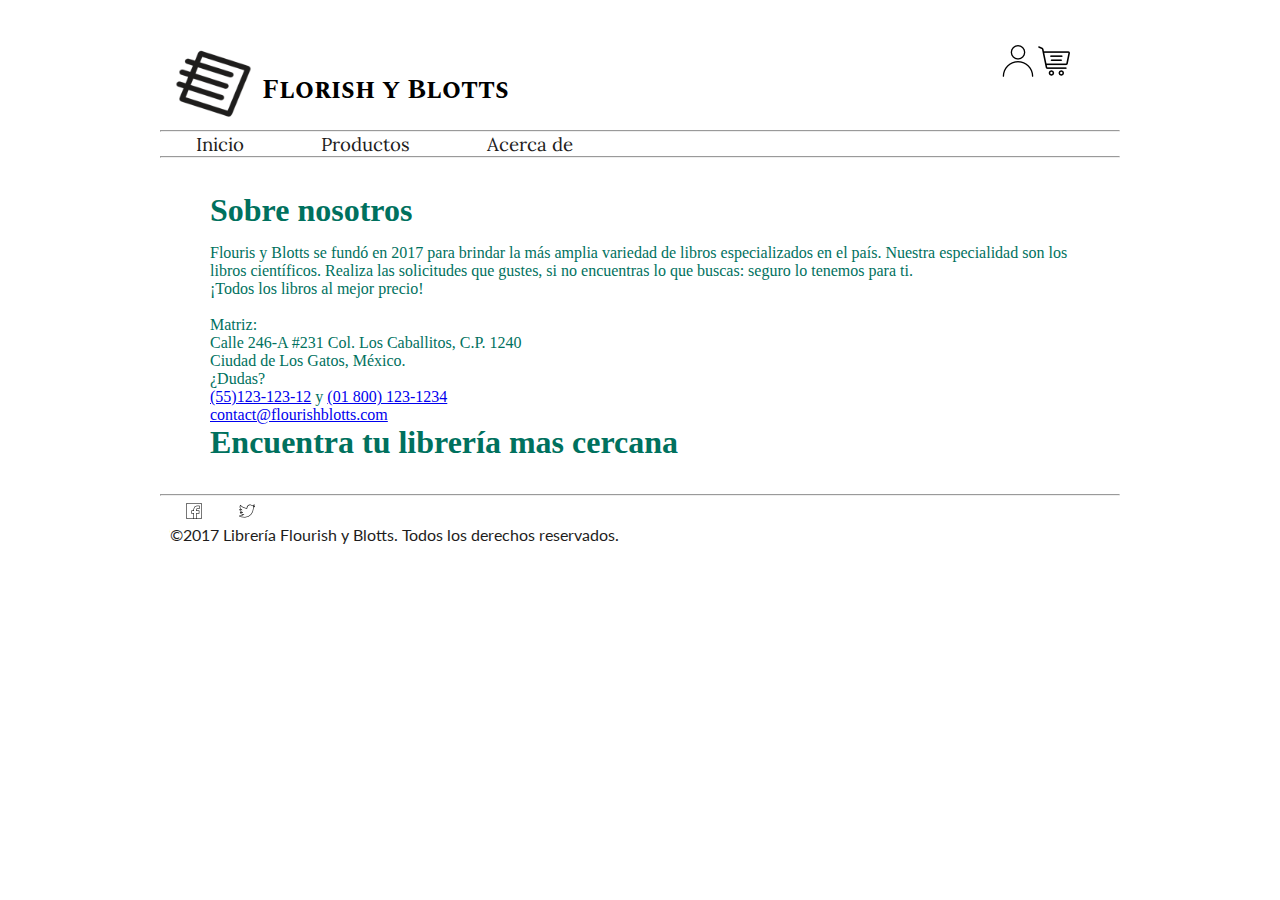
<file: about.html>
<!DOCTYPE html>
<html lang="en">
<head>
    <meta charset="UTF-8">
    <title>Acerca de Flourish y Blotts</title>
    <link rel="stylesheet" type="text/css" media="screen" href="css/about.css">
    <link href="https://fonts.googleapis.com/css?family=Lato|Lora|Spectral+SC:300" rel="stylesheet">
    <script type="application/javascript" src="js/jquery-3.2.1.min.js"></script>
    <script src="https://ajax.googleapis.com/ajax/libs/jquery/3.2.1/jquery.min.js"></script>
    <script type="application/javascript" src="js/eventos.js"></script>
    <meta name="viewport" content="width=device-width, initial-scale=1.0, user-scalable=no">
    <script src="http://maps.google.com/maps/api/js?key=AIzaSyB5puuExsQ2mls3EpNmkuHHJVOBQB59x1s"
            type="text/javascript"></script>
</head>
<body>
    <header>
        <div id="logotipo">
            <a href="index.html">
                <img src="images/logo.png">
            </a>
            <span>Florish y Blotts</span>
        </div>

        <div id="perfil">
            <div id="nombre_usuario"></div>
            <a href="login.html"><img id="usuario" src="images/user.png"></a>
            <a href="shopping_list.html"><img id="carrito" src="images/shopping-cart.png"></a>
        </div>
        <a id="menu_button"></a>
    </header>
    <hr>
    <nav>
        <ul>
            <li><a href="index.html">Inicio</a></li>
            <li><a href="producto.html">Productos</a></li>
            <li><a href="about.html">Acerca de</a></li>
        </ul>
    </nav>
    <hr>

    <!-- Fin de header -->

    <br>
    <section class="about">
        <h1>Sobre nosotros</h1>
        <article id="info">
            <p>Flouris y Blotts se fundó en 2017 para brindar la más amplia variedad
                de libros especializados en el país. Nuestra especialidad son los libros científicos. Realiza las
                solicitudes que gustes, si no encuentras lo que buscas: seguro lo tenemos para ti.<br>
                ¡Todos los libros al mejor precio! <br>
                <br>
                Matriz: <br>
                Calle 246-A #231 Col. Los Caballitos, C.P. 1240<br>
                Ciudad de Los Gatos, México. <br>

                ¿Dudas? <br>
                <a href="tel:+525512312312">(55)123-123-12</a> y <a href="tel:+52018001231234">(01 800) 123-1234</a><br>
                <a href="mailto:contact@flourishblotts.com">contact@flourishblotts.com</a>
                </p>
        </article>
        <article id="localization">
            <h1>Encuentra tu librería mas cercana</h1> <br>
            <div id="map"></div>
        </article>
    </section>

    <!-- Footer -->
    <hr>
    <footer>
        <div id="social">
            <ul id="red_social">
                <li><a href="#" title="facebook"><img src="images/facebook.png"></a></li>
                <li><a href="#" title="twitter"><img src="images/twitter.png"></a></li>
            </ul>
        </div>

        <div id="derechos">
            <small>&copy;2017 Librería Flourish y Blotts. Todos los derechos reservados.</small>
        </div>
    </footer >
</body>
</html>
</file>
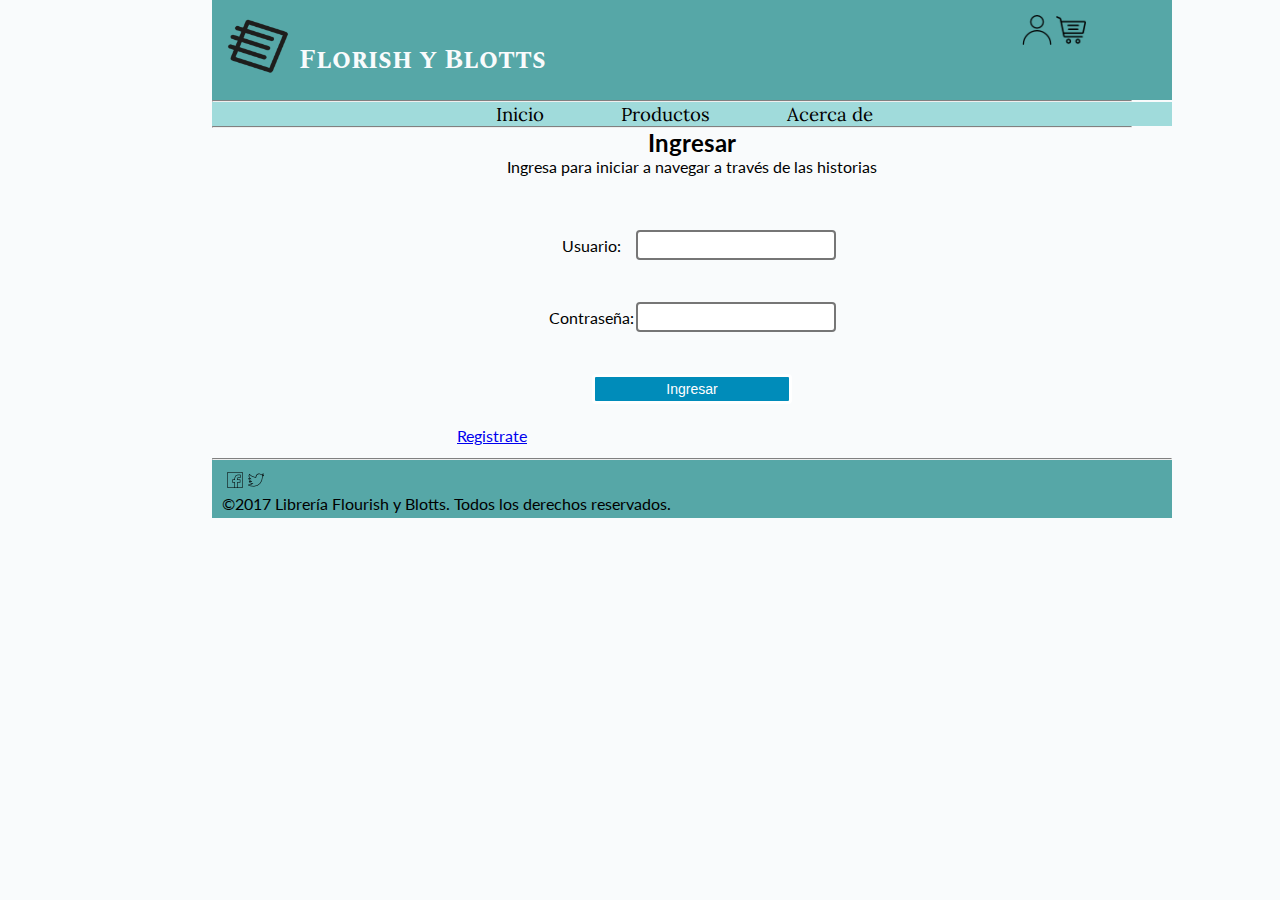
<file: login.html>
<!DOCTYPE html>
<html lang="en">
<head>
    <meta charset="UTF-8">
    <title>Ingresar</title>
    <link rel="stylesheet" href="css/estilos.css" type="text/css" media="screen">
    <link href="https://fonts.googleapis.com/css?family=Lato|Lora|Spectral+SC:300" rel="stylesheet">
    <script type="application/javascript" src="js/jquery-3.2.1.min.js"></script>
    <script type="application/javascript" src="js/eventos.js"></script>
</head>
<body>
<div id="contenedor" class="defaultbody">
    <header>
        <div id="logotipo">
            <a href="index.html">
                <img src="images/logo.png">
            </a>
            <span>Florish y Blotts</span>
        </div>

        <div id="perfil">
            <a><img id="usuario" src="images/user.png"></a>
            <a href="shopping_list.html"><img id="carrito" src="images/shopping-cart.png"></a>
            <div id="nombre_usuario"></div>
        </div>
    </header>

    <hr>
    <nav>
        <ul>
            <li><a href="index.html">Inicio</a></li>
            <li><a href="producto.html">Productos</a></li>
            <li><a href="about.html">Acerca de</a></li>
        </ul>
    </nav>
    <hr>

    <!-- Fin de header -->

    <section id="content_login">
        <div id="login">
            <h2>Ingresar</h2>
            <p>Ingresa para iniciar a navegar a través de las historias</p>
            <form id="form_login" method="post" action="index.html" onsubmit="return login(this);">
                <table>
                    <tr>
                        <td colspan="2" id="validacion_login"></td>
                    </tr>
                    <tr>
                        <td>
                            Usuario:
                        </td>
                        <td><input name="usuario_input" id="usuario_input" type="text" required="required"></td>
                    </tr>
                    <tr>
                        <td>Contraseña:</td>
                        <td><input name="contrasena" id="contrasena" type="password" required="required"></td>
                    </tr>

                    <tr>
                        <td colspan="2">
                            <input id="button_login" type="submit" value="Ingresar">
                        </td>
                    </tr>

                </table>

            </form>
            <div id="login_registrarse">
                <a href="signup.html">Registrate</a>

            </div>
        </div>

    </section>

    <!-- Footer -->

    <footer>
        <hr>
        <div id="social">
            <ul id="red_social">
                <li><a href="#" title="facebook"><img src="images/facebook.png"></a></li>
                <li><a href="#" title="twitter"><img src="images/twitter.png"></a></li>
            </ul>
        </div>

        <div id="derechos">
            <small>&copy;2017 Librería Flourish y Blotts. Todos los derechos reservados.</small>
        </div>

    </footer >
</div>
</body>
</html>
</file>
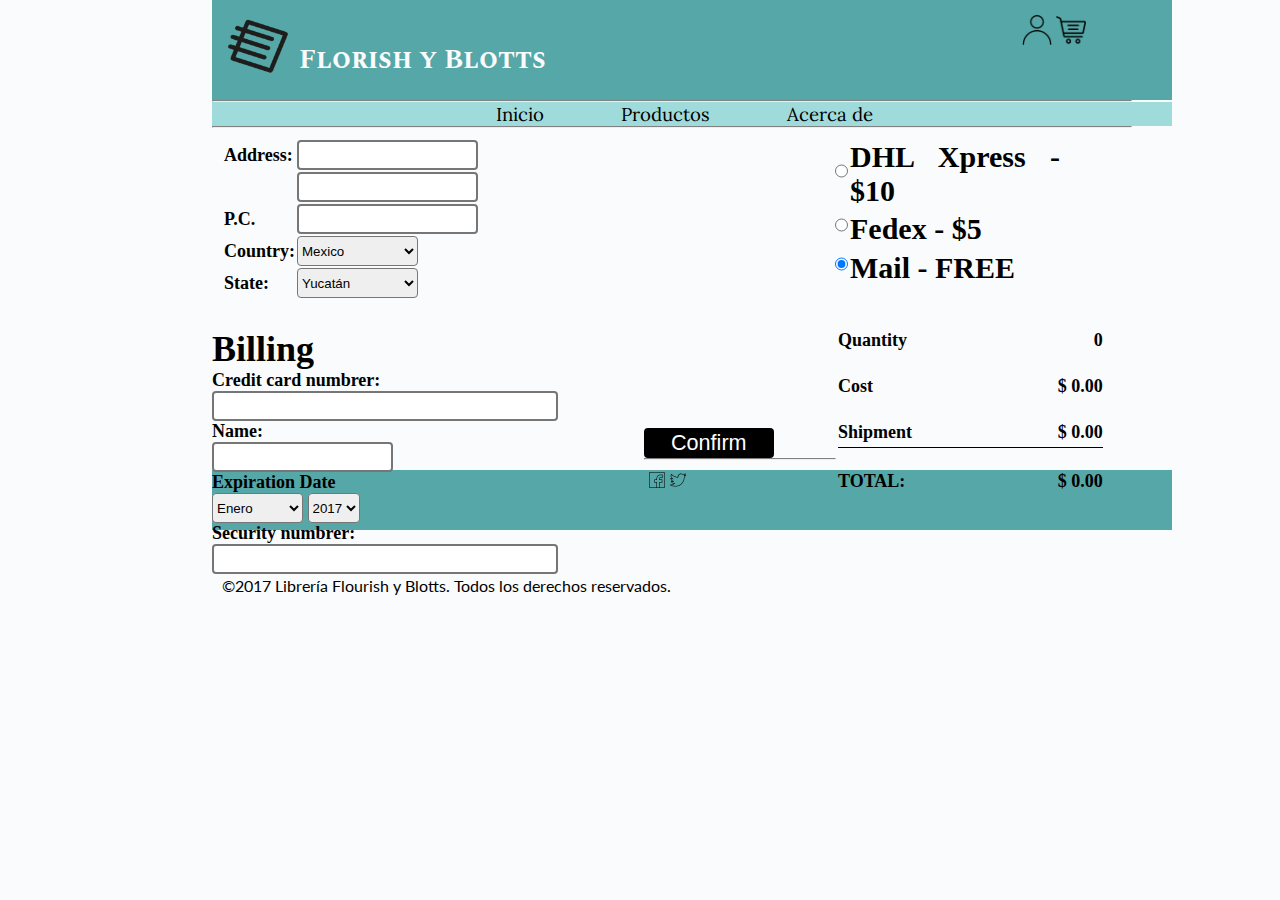
<file: pago.html>
<!DOCTYPE html>
<html lang="en">
<head>
    <meta charset="UTF-8">
    <title>Pago</title>
    <link rel="stylesheet" type="text/css" href="css/estilos.css" title="style" />
    <script src="https://ajax.googleapis.com/ajax/libs/jquery/2.1.1/jquery.min.js"></script>
    <link rel="stylesheet" type="text/css" href="css/estilos.css" title="style"/>
    <link href="https://fonts.googleapis.com/css?family=Lato|Lora|Spectral+SC:300" rel="stylesheet">
    <script type="application/javascript" src="js/eventos.js"></script>

</head>
<body>

<div id="contenedor">
    <header>
        <div id="logotipo">
            <a href="index.html">
                <img src="images/logo.png">
            </a>
            <span>Florish y Blotts</span>
        </div>

        <div id="perfil">
            <div id="nombre_usuario"></div>
            <a href="login.html"><img id="usuario" src="images/user.png"></a>
            <a href="shopping_list.html"><img id="carrito" src="images/shopping-cart.png"></a>
        </div>
    </header>

    <hr>
    <nav>
        <ul>
            <li><a href="index.html">Inicio</a></li>
            <li><a href="producto.html">Productos</a></li>
            <li><a href="about.html">Acerca de</a></li>
        </ul>
    </nav>
    <hr>

    <!-- Fin de header -->

    <section id="content_pago">
        <form id="form-pago">
        <div id="pago-contenido">
            <div id="direccion-envio" align="left">

                    <table id="info-envio">
                        <tr><td>Address:</td><td><input type="text" id="addr-pago-ln1" class="addr-pago"></td></tr>
                        <tr><td></td><td><input type="text" id="addr-pago-ln2" class="addr-pago"></td></tr>
                        <tr><td>P.C.</td><td><input type="text" id="postc-pago"></td></tr>
                        <tr><td>Country: </td><td><select name="country" value="MEX" id="pais-pago" form="form-pago">
                            <option value="AFG">Afghanistan</option>
                            <option value="ALA">Åland Islands</option>
                            <option value="ALB">Albania</option>
                            <option value="DZA">Algeria</option>
                            <option value="ASM">American Samoa</option>
                            <option value="AND">Andorra</option>
                            <option value="AGO">Angola</option>
                            <option value="AIA">Anguilla</option>
                            <option value="ATA">Antarctica</option>
                            <option value="ATG">Antigua and Barbuda</option>
                            <option value="ARG">Argentina</option>
                            <option value="ARM">Armenia</option>
                            <option value="ABW">Aruba</option>
                            <option value="AUS">Australia</option>
                            <option value="AUT">Austria</option>
                            <option value="AZE">Azerbaijan</option>
                            <option value="BHS">Bahamas</option>
                            <option value="BHR">Bahrain</option>
                            <option value="BGD">Bangladesh</option>
                            <option value="BRB">Barbados</option>
                            <option value="BLR">Belarus</option>
                            <option value="BEL">Belgium</option>
                            <option value="BLZ">Belize</option>
                            <option value="BEN">Benin</option>
                            <option value="BMU">Bermuda</option>
                            <option value="BTN">Bhutan</option>
                            <option value="BOL">Bolivia, Plurinational State of</option>
                            <option value="BES">Bonaire, Sint Eustatius and Saba</option>
                            <option value="BIH">Bosnia and Herzegovina</option>
                            <option value="BWA">Botswana</option>
                            <option value="BVT">Bouvet Island</option>
                            <option value="BRA">Brazil</option>
                            <option value="IOT">British Indian Ocean Territory</option>
                            <option value="BRN">Brunei Darussalam</option>
                            <option value="BGR">Bulgaria</option>
                            <option value="BFA">Burkina Faso</option>
                            <option value="BDI">Burundi</option>
                            <option value="KHM">Cambodia</option>
                            <option value="CMR">Cameroon</option>
                            <option value="CAN">Canada</option>
                            <option value="CPV">Cape Verde</option>
                            <option value="CYM">Cayman Islands</option>
                            <option value="CAF">Central African Republic</option>
                            <option value="TCD">Chad</option>
                            <option value="CHL">Chile</option>
                            <option value="CHN">China</option>
                            <option value="CXR">Christmas Island</option>
                            <option value="CCK">Cocos (Keeling) Islands</option>
                            <option value="COL">Colombia</option>
                            <option value="COM">Comoros</option>
                            <option value="COG">Congo</option>
                            <option value="COD">Congo, the Democratic Republic of the</option>
                            <option value="COK">Cook Islands</option>
                            <option value="CRI">Costa Rica</option>
                            <option value="CIV">Côte d'Ivoire</option>
                            <option value="HRV">Croatia</option>
                            <option value="CUB">Cuba</option>
                            <option value="CUW">Curaçao</option>
                            <option value="CYP">Cyprus</option>
                            <option value="CZE">Czech Republic</option>
                            <option value="DNK">Denmark</option>
                            <option value="DJI">Djibouti</option>
                            <option value="DMA">Dominica</option>
                            <option value="DOM">Dominican Republic</option>
                            <option value="ECU">Ecuador</option>
                            <option value="EGY">Egypt</option>
                            <option value="SLV">El Salvador</option>
                            <option value="GNQ">Equatorial Guinea</option>
                            <option value="ERI">Eritrea</option>
                            <option value="EST">Estonia</option>
                            <option value="ETH">Ethiopia</option>
                            <option value="FLK">Falkland Islands (Malvinas)</option>
                            <option value="FRO">Faroe Islands</option>
                            <option value="FJI">Fiji</option>
                            <option value="FIN">Finland</option>
                            <option value="FRA">France</option>
                            <option value="GUF">French Guiana</option>
                            <option value="PYF">French Polynesia</option>
                            <option value="ATF">French Southern Territories</option>
                            <option value="GAB">Gabon</option>
                            <option value="GMB">Gambia</option>
                            <option value="GEO">Georgia</option>
                            <option value="DEU">Germany</option>
                            <option value="GHA">Ghana</option>
                            <option value="GIB">Gibraltar</option>
                            <option value="GRC">Greece</option>
                            <option value="GRL">Greenland</option>
                            <option value="GRD">Grenada</option>
                            <option value="GLP">Guadeloupe</option>
                            <option value="GUM">Guam</option>
                            <option value="GTM">Guatemala</option>
                            <option value="GGY">Guernsey</option>
                            <option value="GIN">Guinea</option>
                            <option value="GNB">Guinea-Bissau</option>
                            <option value="GUY">Guyana</option>
                            <option value="HTI">Haiti</option>
                            <option value="HMD">Heard Island and McDonald Islands</option>
                            <option value="VAT">Holy See (Vatican City State)</option>
                            <option value="HND">Honduras</option>
                            <option value="HKG">Hong Kong</option>
                            <option value="HUN">Hungary</option>
                            <option value="ISL">Iceland</option>
                            <option value="IND">India</option>
                            <option value="IDN">Indonesia</option>
                            <option value="IRN">Iran, Islamic Republic of</option>
                            <option value="IRQ">Iraq</option>
                            <option value="IRL">Ireland</option>
                            <option value="IMN">Isle of Man</option>
                            <option value="ISR">Israel</option>
                            <option value="ITA">Italy</option>
                            <option value="JAM">Jamaica</option>
                            <option value="JPN">Japan</option>
                            <option value="JEY">Jersey</option>
                            <option value="JOR">Jordan</option>
                            <option value="KAZ">Kazakhstan</option>
                            <option value="KEN">Kenya</option>
                            <option value="KIR">Kiribati</option>
                            <option value="PRK">Korea, Democratic People's Republic of</option>
                            <option value="KOR">Korea, Republic of</option>
                            <option value="KWT">Kuwait</option>
                            <option value="KGZ">Kyrgyzstan</option>
                            <option value="LAO">Lao People's Democratic Republic</option>
                            <option value="LVA">Latvia</option>
                            <option value="LBN">Lebanon</option>
                            <option value="LSO">Lesotho</option>
                            <option value="LBR">Liberia</option>
                            <option value="LBY">Libya</option>
                            <option value="LIE">Liechtenstein</option>
                            <option value="LTU">Lithuania</option>
                            <option value="LUX">Luxembourg</option>
                            <option value="MAC">Macao</option>
                            <option value="MKD">Macedonia, the former Yugoslav Republic of</option>
                            <option value="MDG">Madagascar</option>
                            <option value="MWI">Malawi</option>
                            <option value="MYS">Malaysia</option>
                            <option value="MDV">Maldives</option>
                            <option value="MLI">Mali</option>
                            <option value="MLT">Malta</option>
                            <option value="MHL">Marshall Islands</option>
                            <option value="MTQ">Martinique</option>
                            <option value="MRT">Mauritania</option>
                            <option value="MUS">Mauritius</option>
                            <option value="MYT">Mayotte</option>
                            <option value="MEX" selected="selected">Mexico</option>
                            <option value="FSM">Micronesia, Federated States of</option>
                            <option value="MDA">Moldova, Republic of</option>
                            <option value="MCO">Monaco</option>
                            <option value="MNG">Mongolia</option>
                            <option value="MNE">Montenegro</option>
                            <option value="MSR">Montserrat</option>
                            <option value="MAR">Morocco</option>
                            <option value="MOZ">Mozambique</option>
                            <option value="MMR">Myanmar</option>
                            <option value="NAM">Namibia</option>
                            <option value="NRU">Nauru</option>
                            <option value="NPL">Nepal</option>
                            <option value="NLD">Netherlands</option>
                            <option value="NCL">New Caledonia</option>
                            <option value="NZL">New Zealand</option>
                            <option value="NIC">Nicaragua</option>
                            <option value="NER">Niger</option>
                            <option value="NGA">Nigeria</option>
                            <option value="NIU">Niue</option>
                            <option value="NFK">Norfolk Island</option>
                            <option value="MNP">Northern Mariana Islands</option>
                            <option value="NOR">Norway</option>
                            <option value="OMN">Oman</option>
                            <option value="PAK">Pakistan</option>
                            <option value="PLW">Palau</option>
                            <option value="PSE">Palestinian Territory, Occupied</option>
                            <option value="PAN">Panama</option>
                            <option value="PNG">Papua New Guinea</option>
                            <option value="PRY">Paraguay</option>
                            <option value="PER">Peru</option>
                            <option value="PHL">Philippines</option>
                            <option value="PCN">Pitcairn</option>
                            <option value="POL">Poland</option>
                            <option value="PRT">Portugal</option>
                            <option value="PRI">Puerto Rico</option>
                            <option value="QAT">Qatar</option>
                            <option value="REU">Réunion</option>
                            <option value="ROU">Romania</option>
                            <option value="RUS">Russian Federation</option>
                            <option value="RWA">Rwanda</option>
                            <option value="BLM">Saint Barthélemy</option>
                            <option value="SHN">Saint Helena, Ascension and Tristan da Cunha</option>
                            <option value="KNA">Saint Kitts and Nevis</option>
                            <option value="LCA">Saint Lucia</option>
                            <option value="MAF">Saint Martin (French part)</option>
                            <option value="SPM">Saint Pierre and Miquelon</option>
                            <option value="VCT">Saint Vincent and the Grenadines</option>
                            <option value="WSM">Samoa</option>
                            <option value="SMR">San Marino</option>
                            <option value="STP">Sao Tome and Principe</option>
                            <option value="SAU">Saudi Arabia</option>
                            <option value="SEN">Senegal</option>
                            <option value="SRB">Serbia</option>
                            <option value="SYC">Seychelles</option>
                            <option value="SLE">Sierra Leone</option>
                            <option value="SGP">Singapore</option>
                            <option value="SXM">Sint Maarten (Dutch part)</option>
                            <option value="SVK">Slovakia</option>
                            <option value="SVN">Slovenia</option>
                            <option value="SLB">Solomon Islands</option>
                            <option value="SOM">Somalia</option>
                            <option value="ZAF">South Africa</option>
                            <option value="SGS">South Georgia and the South Sandwich Islands</option>
                            <option value="SSD">South Sudan</option>
                            <option value="ESP">Spain</option>
                            <option value="LKA">Sri Lanka</option>
                            <option value="SDN">Sudan</option>
                            <option value="SUR">Suriname</option>
                            <option value="SJM">Svalbard and Jan Mayen</option>
                            <option value="SWZ">Swaziland</option>
                            <option value="SWE">Sweden</option>
                            <option value="CHE">Switzerland</option>
                            <option value="SYR">Syrian Arab Republic</option>
                            <option value="TWN">Taiwan, Province of China</option>
                            <option value="TJK">Tajikistan</option>
                            <option value="TZA">Tanzania, United Republic of</option>
                            <option value="THA">Thailand</option>
                            <option value="TLS">Timor-Leste</option>
                            <option value="TGO">Togo</option>
                            <option value="TKL">Tokelau</option>
                            <option value="TON">Tonga</option>
                            <option value="TTO">Trinidad and Tobago</option>
                            <option value="TUN">Tunisia</option>
                            <option value="TUR">Turkey</option>
                            <option value="TKM">Turkmenistan</option>
                            <option value="TCA">Turks and Caicos Islands</option>
                            <option value="TUV">Tuvalu</option>
                            <option value="UGA">Uganda</option>
                            <option value="UKR">Ukraine</option>
                            <option value="ARE">United Arab Emirates</option>
                            <option value="GBR">United Kingdom</option>
                            <option value="USA">United States</option>
                            <option value="UMI">United States Minor Outlying Islands</option>
                            <option value="URY">Uruguay</option>
                            <option value="UZB">Uzbekistan</option>
                            <option value="VUT">Vanuatu</option>
                            <option value="VEN">Venezuela, Bolivarian Republic of</option>
                            <option value="VNM">Viet Nam</option>
                            <option value="VGB">Virgin Islands, British</option>
                            <option value="VIR">Virgin Islands, U.S.</option>
                            <option value="WLF">Wallis and Futuna</option>
                            <option value="ESH">Western Sahara</option>
                            <option value="YEM">Yemen</option>
                            <option value="ZMB">Zambia</option>
                            <option value="ZWE">Zimbabwe</option>
                        </select></td></tr>
                        <tr><td>State:</td>
                            <td>
                                <select name="state" value="Yucatan" id="estado-pago" form="form-pago"f>
                            <option value="1">Aguascalientes</option>
                            <option value="2">Baja California</option>
                            <option value="3">Baja California Sur</option>
                            <option value="4">Campeche</option>
                            <option value="5">Coahuila de Zaragoza</option>
                            <option value="6">Colima</option>
                            <option value="7">Chiapas</option>
                            <option value="8">Chihuahua</option>
                            <option value="9">Distrito Federal</option>
                            <option value="10">Durango</option>
                            <option value="11">Guanajuato</option>
                            <option value="12">Guerrero</option>
                            <option value="13">Hidalgo</option>
                            <option value="14">Jalisco</option>
                            <option value="15">México</option>
                            <option value="16">Michoacán de Ocampo</option>
                            <option value="17">Morelos</option>
                            <option value="18">Nayarit</option>
                            <option value="19">Nuevo León</option>
                            <option value="20">Oaxaca</option>
                            <option value="21">Puebla</option>
                            <option value="22">Querétaro</option>
                            <option value="23">Quintana Roo</option>
                            <option value="24">San Luis Potosí</option>
                            <option value="25">Sinaloa</option>
                            <option value="26">Sonora</option>
                            <option value="27">Tabasco</option>
                            <option value="28">Tamaulipas</option>
                            <option value="29">Tlaxcala</option>
                            <option value="30">Veracruz de Ignacio de la Llave</option>
                            <option value="31" selected="selected">Yucatán</option>
                            <option value="32">Zacatecas</option>
                        </select></td></tr>
                    </table>

            </div>
            <div id="formas-de-envio">
                <table>
                    <tr>
                    <td><input type="radio" name="forma-envio" value="10" ></td><td>DHL Xpress - $10</td>
                    </tr>
                    <tr>
                        <td><input type="radio" name="forma-envio" value="5" ></td><td>Fedex - $5</td>
                    </tr>
                    <tr>
                        <td><input type="radio" name="forma-envio" value="0" checked></td><td>Mail - FREE</td>

                    </tr>
                </table>
            </div>
        </div>
            <div id="cobro-contenido">
                <div id="pago-cobro" align="left">
                    <h1>Billing</h1>
                    <label>Credit card numbrer:</label>
                    <p><input type="number" maxlength="16" min="0"></p>
                    <label>Name:</label>
                    <p><input type="text"></p>

                <div class="form-group" id="expiration-date">
                <label>Expiration Date</label>
                <p><select>
                    <option value="01">Enero</option>
                    <option value="02">Febrero </option>
                    <option value="03">Marzo</option>
                    <option value="04">Abril</option>
                    <option value="05">Mayo</option>
                    <option value="06">Junio</option>
                    <option value="07">Julio</option>
                    <option value="08">Augusto</option>
                    <option value="09">Septiembre</option>
                    <option value="10">Octubre</option>
                    <option value="11">Noviembre</option>
                    <option value="12">Diciembre</option>
                </select>
                <select>
                    <option value="17"> 2017</option>
                    <option value="18"> 2018</option>
                    <option value="19"> 2019</option>
                    <option value="20"> 2020</option>
                    <option value="21"> 2021</option>
                    <option value="22"> 2022</option>
                    <option value="23"> 2023</option>
                </select></p>
                    <label>Security numbrer:</label>
                    <p><input type="number" maxlength="5" min="0"></p>
                </div>
                </div>
                <div id="total-cobro" >
                    <table id="total-calc">
                        <tr><td>Quantity</td><td id="cantidad-prods" align="right">1</td></tr>
                        <tr><td colspan="2">&nbsp;</td></tr>
                        <tr><td>Cost</td><td id="costo-prods" align="right">$369.00</td></tr>
                        <tr><td colspan="2">&nbsp;</td></tr>
                        <tr><td>Shipment</td><td id="costo-envio" align="right">$100.00</td></tr>
                        <tr><td colspan="2"></td></tr>
                        <tr><td colspan="2" id="total-line" style="border-bottom: medium">&nbsp;</td></tr>
                        <tr><td>TOTAL:</td><td id="total-prods" align="right">$469.00</td></tr>
                        <tr><td colspan="2" style="border-bottom: medium">&nbsp;</td></tr>
                    </table>
                


                </div>
        </div>
            <input type="submit" id="comprar" value="Confirm" align="center">
        </form>

    </section>

    <!-- Footer -->
    <hr>
        <footer>
            <div id="social">
                <ul id="red_social">
                    <li><a href="#" title="facebook"><img src="images/facebook.png"></a></li>
                    <li><a href="#" title="twitter"><img src="images/twitter.png"></a></li>
                </ul>
            </div>

            <div id="derechos">
                <small>&copy;2017 Librería Flourish y Blotts. Todos los derechos reservados.</small>
            </div>

        </footer >
</div>
</body>
</html>
</file>
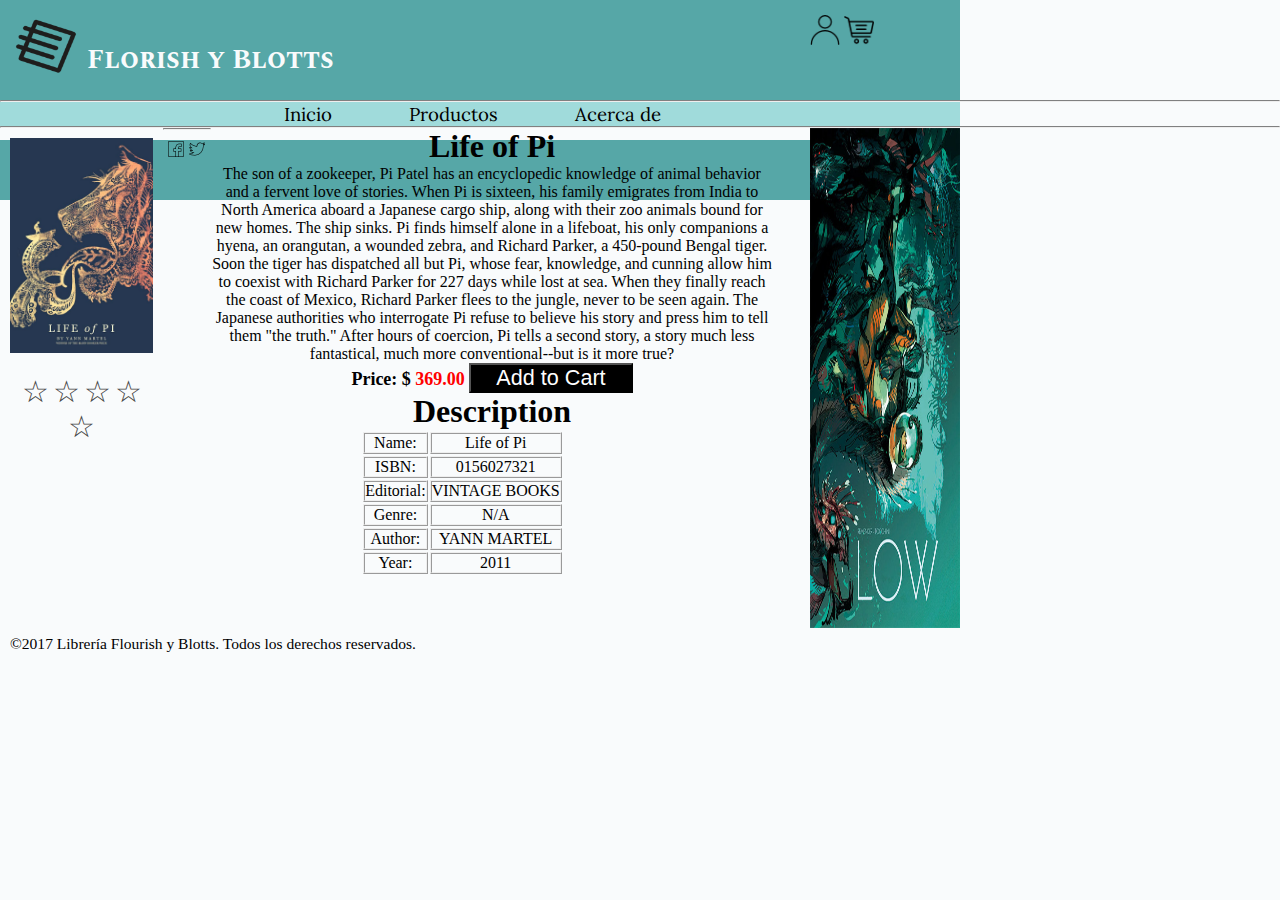
<file: producto.html>
<!DOCTYPE html>
<html lang="en">
<head>
    <meta charset="UTF-8">
    <link rel="stylesheet" type="text/css" href="css/estilos.css" title="style" />
    <link href="https://fonts.googleapis.com/css?family=Lato|Lora|Spectral+SC:300" rel="stylesheet">
    <script type="application/javascript" src="js/eventos.js"></script>
    <title>Productos</title>
</head>
<body>

        <header>
            <div id="logotipo">
                <a href="index.html">
                    <img src="images/logo.png">
                </a>
                <span>Florish y Blotts</span>
            </div>

            <div id="perfil">
                <div id="nombre_usuario"></div>
                <a href="login.html"><img id="usuario" src="images/user.png"></a>
                <a href="shopping_list.html"><img id="carrito" src="images/shopping-cart.png"></a>
            </div>
        </header>

        <hr>
        <nav>
            <ul>
                <li><a href="index.html">Inicio</a></li>
                <li><a href="producto.html">Productos</a></li>
                <li><a href="about.html">Acerca de</a></li>
            </ul>
        </nav>
        <hr>

        <!-- Fin de header -->
    <section id="content_prod">
    <div id="prod-lateral">
        <div id="bookart">
            <img id="prod-portada" width="100%" height="100%" src="images/products/lifeofpi.jpg">
         </div>
        <div class="prod-stars">
            <form action="">
                <input class="prod-star prod-star-1" id="prod-star-5" type="radio" name="star"/>
                <label class="prod-star prod-star-1" for="prod-star-5"></label>
                <input class="prod-star prod-star-2" id="prod-star-4" type="radio" name="star"/>
                <label class="prod-star prod-star-2" for="prod-star-4"></label>
                <input class="prod-star prod-star-3" id="prod-star-3" type="radio" name="star"/>
                <label class="prod-star prod-star-3" for="prod-star-3"></label>
                <input class="prod-star prod-star-4" id="prod-star-2" type="radio" name="star"/>
                <label class="prod-star prod-star-4" for="prod-star-2"></label>
                <input class="prod-star prod-star-5" id="prod-star-1" type="radio" name="star"/>
                <label class="prod-star prod-star-5" for="prod-star-1"></label>
            </form>
        </div>

    </div>
        <div id="prod-contenido">
        <div id="descripcion-libro">
            <h1 id="titulo">Life of Pi</h1>
            <p id="resumen">The son of a zookeeper, Pi Patel has an encyclopedic knowledge of animal behavior and a fervent love of stories. When Pi is sixteen, his family emigrates from India to North America aboard a Japanese cargo ship, along with their zoo animals bound for new homes.
                The ship sinks. Pi finds himself alone in a lifeboat, his only companions a hyena, an orangutan, a wounded zebra, and Richard Parker, a 450-pound Bengal tiger. Soon the tiger has dispatched all but Pi, whose fear, knowledge, and cunning allow him to coexist with Richard Parker for 227 days while lost at sea. When they finally reach the coast of Mexico, Richard Parker flees to the jungle, never to be seen again. The Japanese authorities who interrogate Pi refuse to believe his story and press him to tell them "the truth." After hours of coercion, Pi tells a second story, a story much less fantastical, much more conventional--but is it more true?</p>
            <div id="prod-detalle">
                <div id="prod-payment" align="center">
                    <span>
                        <b>Price: </b>
                    </span>$
                    <span id="prod-precio">
                        369.00
                    </span>
                    <input type="button" id="prod-cart-button" value="Add to Cart" onclick="addToCart_P(this)">
                </div>
                <h1>Description</h1>
                <table id="isbn" align="center" title="Description">
                    <tr><td>Name: </td><td>Life of Pi</td></tr>
                    <tr><td>ISBN: </td><td>0156027321</td></tr>
                    <tr><td>Editorial: </td><td>VINTAGE BOOKS</td></tr>
                    <tr><td>Genre: </td><td>N/A</td></tr>
                    <tr><td>Author: </td><td>YANN MARTEL</td></tr>
                    <tr><td>Year: </td><td>2011</td></tr>
                </table>
            </div>
        </div>
        <div id="banner" align="right">
            <img id="ad" src="images/products/art-ad.jpg" width="150" height="500">
        </div>
    </div>
    </section>

        <!-- Footer -->
        <hr>
        <footer>
            <div id="social">
                <ul id="red_social">
                    <li><a href="#" title="facebook"><img src="images/facebook.png"></a></li>
                    <li><a href="#" title="twitter"><img src="images/twitter.png"></a></li>
                </ul>
            </div>

            <div id="derechos">
                <small>&copy;2017 Librería Flourish y Blotts. Todos los derechos reservados.</small>
            </div>

        </footer >

</body>
</html>
</file>
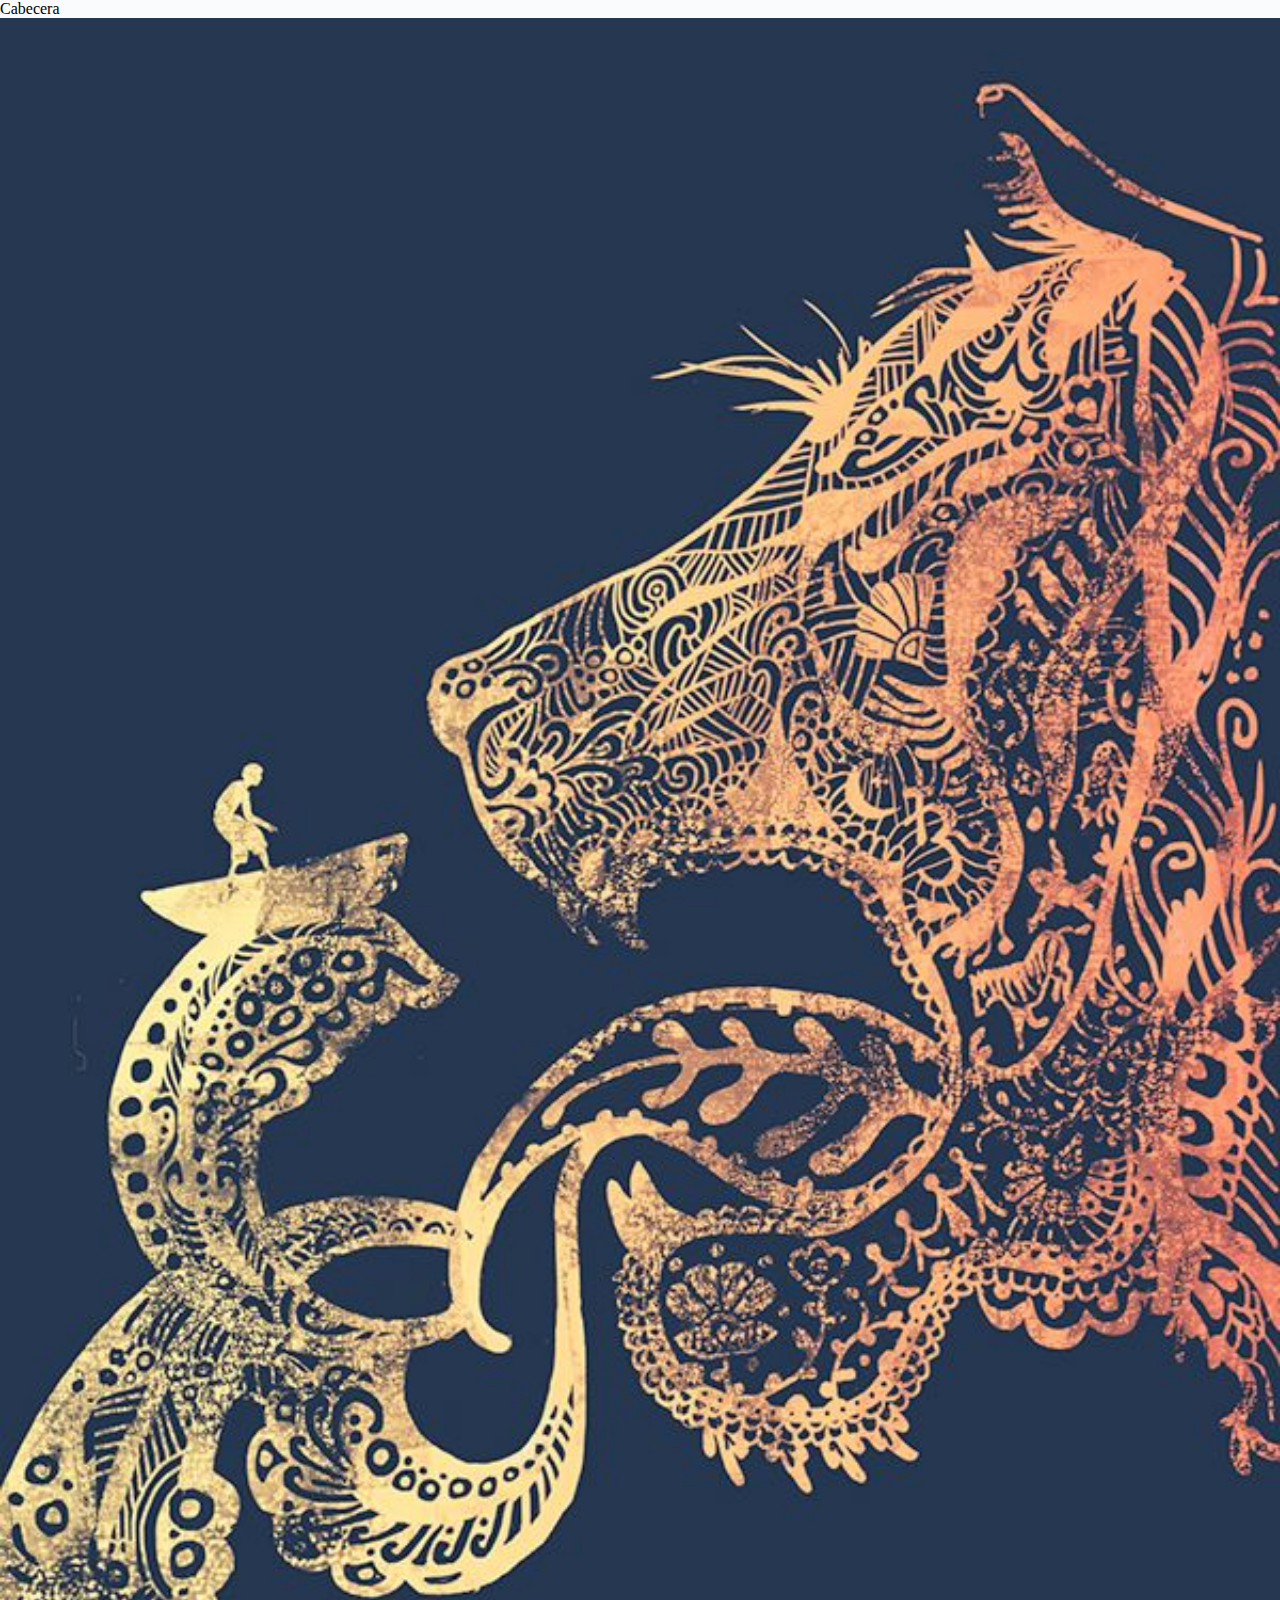
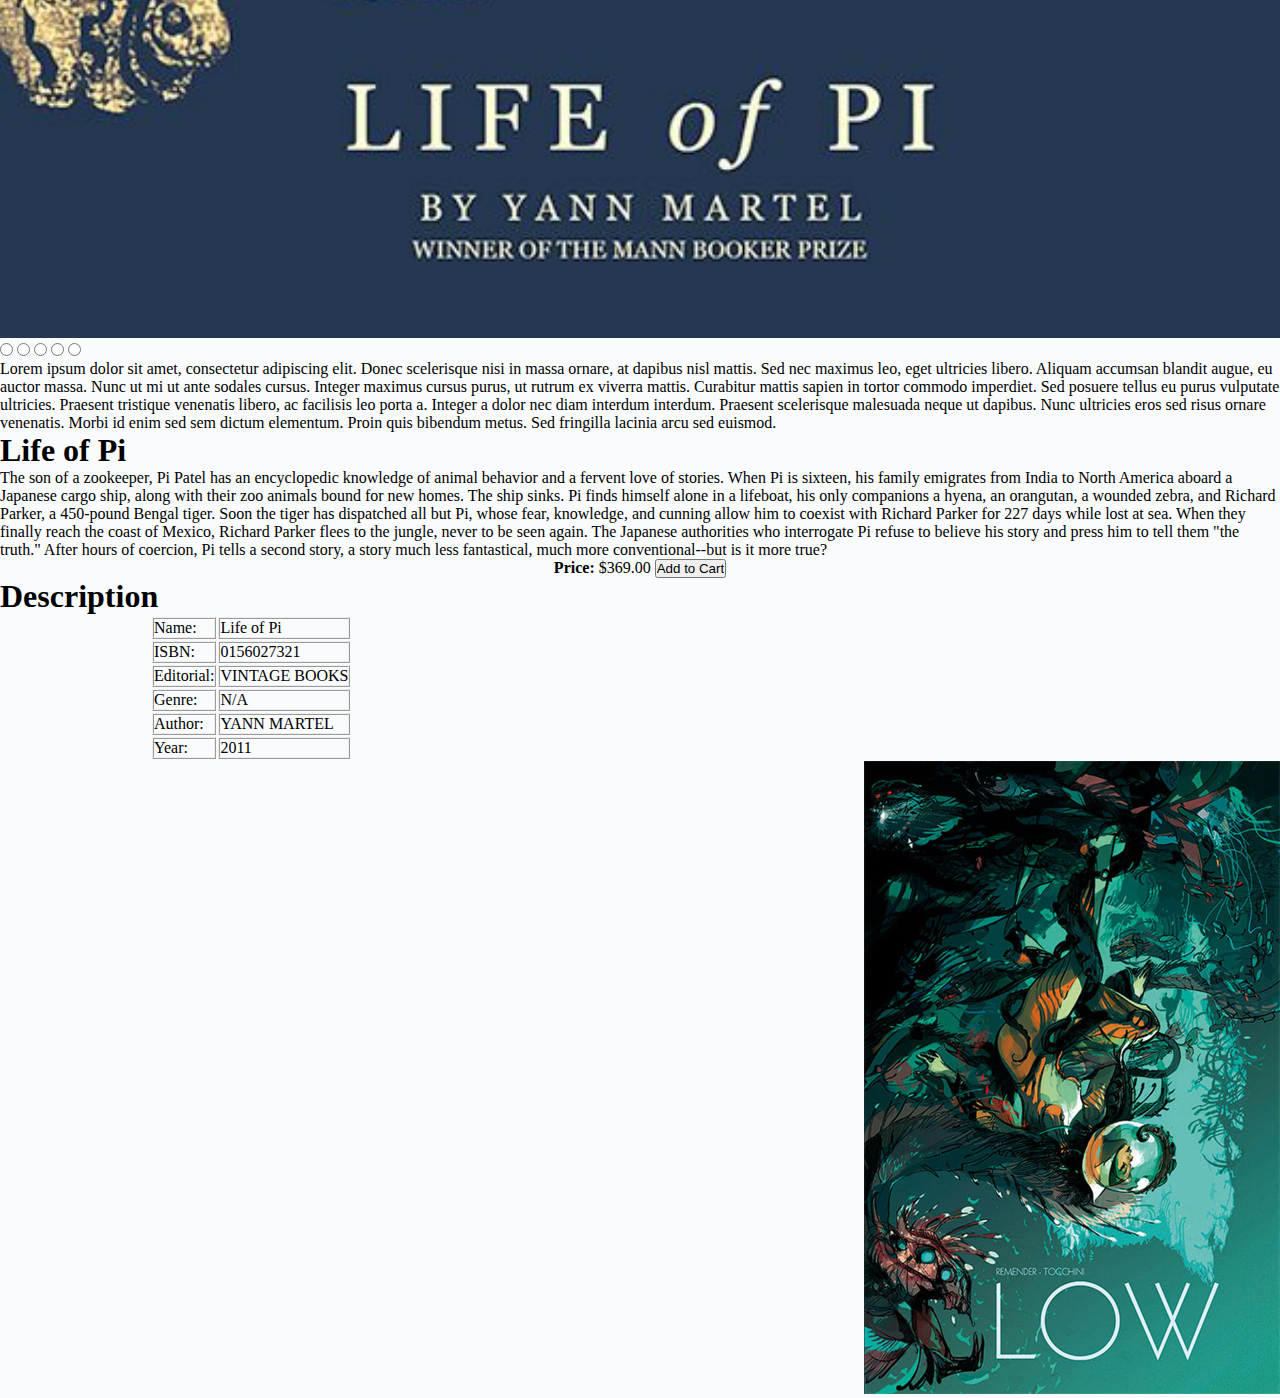
<file: productos.html>
<!DOCTYPE html>
<html lang="en">
<head>
    <meta charset="UTF-8">
    <link rel="stylesheet" type="text/css" href="css/estilos.css" title="style" />
    <title>Productos</title>
</head>
<body>
<div id="main">
    <div id="cabecera">Cabecera</div>
    <div id="lateral">
        <div id="bookart">
            <img id="portada" width="100%" height="100%" src="img/lifeofpi.jpg">
         </div>
        <div class="stars">
            <form action="">
                <input class="star star-1" id="star-5" type="radio" name="star"/>
                <label class="star star-1" for="star-5"></label>
                <input class="star star-2" id="star-4" type="radio" name="star"/>
                <label class="star star-2" for="star-4"></label>
                <input class="star star-3" id="star-3" type="radio" name="star"/>
                <label class="star star-3" for="star-3"></label>
                <input class="star star-4" id="star-2" type="radio" name="star"/>
                <label class="star star-4" for="star-2"></label>
                <input class="star star-5" id="star-1" type="radio" name="star"/>
                <label class="star star-5" for="star-1"></label>
            </form>
        </div>
        <p>
            Lorem ipsum dolor sit amet, consectetur adipiscing elit. Donec scelerisque nisi in massa ornare, at dapibus nisl mattis. Sed nec maximus leo, eget ultricies libero. Aliquam accumsan blandit augue, eu auctor massa. Nunc ut mi ut ante sodales cursus. Integer maximus cursus purus, ut rutrum ex viverra mattis. Curabitur mattis sapien in tortor commodo imperdiet. Sed posuere tellus eu purus vulputate ultricies. Praesent tristique venenatis libero, ac facilisis leo porta a. Integer a dolor nec diam interdum interdum. Praesent scelerisque malesuada neque ut dapibus. Nunc ultricies eros sed risus ornare venenatis. Morbi id enim sed sem dictum elementum. Proin quis bibendum metus. Sed fringilla lacinia arcu sed euismod.
        </p>
    </div>
    <div id="contenido">
        <div id="texto">
            <h1>Life of Pi</h1>
            <p id="resumen">The son of a zookeeper, Pi Patel has an encyclopedic knowledge of animal behavior and a fervent love of stories. When Pi is sixteen, his family emigrates from India to North America aboard a Japanese cargo ship, along with their zoo animals bound for new homes.
                The ship sinks. Pi finds himself alone in a lifeboat, his only companions a hyena, an orangutan, a wounded zebra, and Richard Parker, a 450-pound Bengal tiger. Soon the tiger has dispatched all but Pi, whose fear, knowledge, and cunning allow him to coexist with Richard Parker for 227 days while lost at sea. When they finally reach the coast of Mexico, Richard Parker flees to the jungle, never to be seen again. The Japanese authorities who interrogate Pi refuse to believe his story and press him to tell them "the truth." After hours of coercion, Pi tells a second story, a story much less fantastical, much more conventional--but is it more true?</p>
            <div id="detalle">
                <div id="payment" align="center">
                    <span>
                        <b>Price: </b>
                    </span>
                    <span id="Precio">
                        $369.00
                    </span>
                    <input type="button" id="cart-button" value="Add to Cart">
                </div>
                <h1>Description</h1>
                <table id="isbn" align="center" title="Description">
                    <tr><td>Name: </td><td>Life of Pi</td></tr>
                    <tr><td>ISBN: </td><td>0156027321</td></tr>
                    <tr><td>Editorial: </td><td>VINTAGE BOOKS</td></tr>
                    <tr><td>Genre: </td><td>N/A</td></tr>
                    <tr><td>Author: </td><td>YANN MARTEL</td></tr>
                    <tr><td>Year: </td><td>2011</td></tr>
                </table>
            </div>
        </div>
        <div id="banner" align="right">
            <img id="ad"  src="img/bookcover.jpg">
        </div>
    </div>
</div>
</body>
</html>
</file>
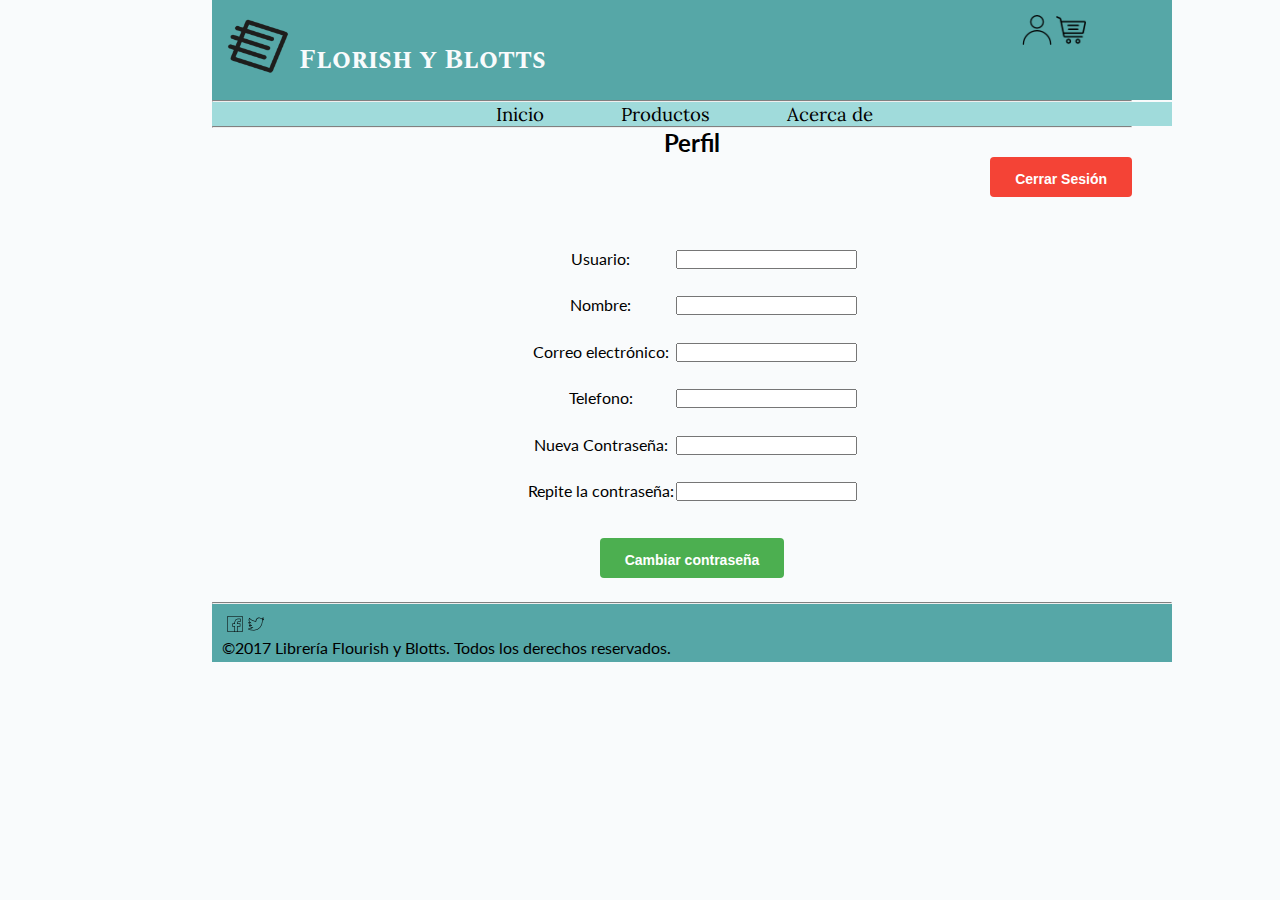
<file: profile.html>
<!DOCTYPE html>
<html lang="en">
<head>
    <meta charset="UTF-8">
    <title>Inicio</title>
    <link rel="stylesheet" href="css/estilos.css" type="text/css" media="screen">
    <link href="https://fonts.googleapis.com/css?family=Lato|Lora|Spectral+SC:300" rel="stylesheet">
    <script type="application/javascript" src="js/jquery-3.2.1.min.js"></script>
    <script type="application/javascript" src="js/eventos.js"></script>
</head>
<body>

<div id="contenedor">
    <header>
        <div id="logotipo">
            <a href="index.html">
                <img src="images/logo.png">
            </a>
            <span>Florish y Blotts</span>
        </div>

        <div id="perfil">
            <a><img id="usuario" src="images/user.png"></a>
            <a href="shopping_list.html"><img id="carrito" src="images/shopping-cart.png"></a>
            <div id="nombre_usuario"></div>
        </div>
    </header>

    <hr>
    <nav>
        <ul>
            <li><a href="index.html">Inicio</a></li>
            <li><a href="producto.html">Productos</a></li>
            <li><a href="about.html">Acerca de</a></li>
        </ul>
    </nav>
    <hr>

    <!-- Fin de header -->

        <section id="content_profile">
            <div id="profile">
                <h2>Perfil</h2>
                <div id="logout">
                    <button id="button_logout">Cerrar Sesión</button>
                </div>

                <form id="form_profile" method="post"  onsubmit="return updatePassword(this);">
                    <table>
                        <tr>
                            <td colspan="2" id="validacion_update"></td>
                        </tr>
                        <tr>
                            <td>
                                Usuario:
                            </td>
                            <td><input name="user_profile" id="user_profile" type="text" readonly="readonly"></td>
                        </tr>
                        <tr>
                            <td>
                                Nombre:
                            </td>
                            <td><input name="name_profile" id="name_profile" required type="text" readonly="readonly"></td>
                        </tr>

                        <tr>
                            <td>
                                Correo electrónico:
                            </td>
                            <td><input name="email_profile" id="email_profile"  required type="email" readonly="readonly"></td>
                        </tr>

                        <tr>
                            <td>
                                Telefono:
                            </td>
                            <td><input name="telephone_profile" id="telephone_profile" required type="tel"  pattern="[0-9]{10}" readonly="readonly"></td>
                        </tr>
                        <tr id="new_password">
                                <td>
                                    Nueva Contraseña:
                                </td>
                            <td><input name="password_profile" id="password_profile" type="password" required ></td>
                        </tr>

                            <tr id="new_password_repeat">
                                <td>
                                    Repite la contraseña:
                                </td>
                                <td><input name="password_repeat_profile" id="password_repeat_profile" required type="password"></td>
                            </tr>

                        <tr>
                            <td colspan="2">
                                <input id="button_update_password" type="submit" value="Cambiar contraseña">
                            </td>
                        </tr>

                    </table>

                </form>
            </div>

        </section>

    <!-- Footer -->
    <footer>
        <hr>
        <div id="social">
            <ul id="red_social">
                <li><a href="#" title="facebook"><img src="images/facebook.png"></a></li>
                <li><a href="#" title="twitter"><img src="images/twitter.png"></a></li>
            </ul>
        </div>

        <div id="derechos">
            <small>&copy;2017 Librería Flourish y Blotts. Todos los derechos reservados.</small>
        </div>

    </footer >
</div>
</body>
</html>
</file>
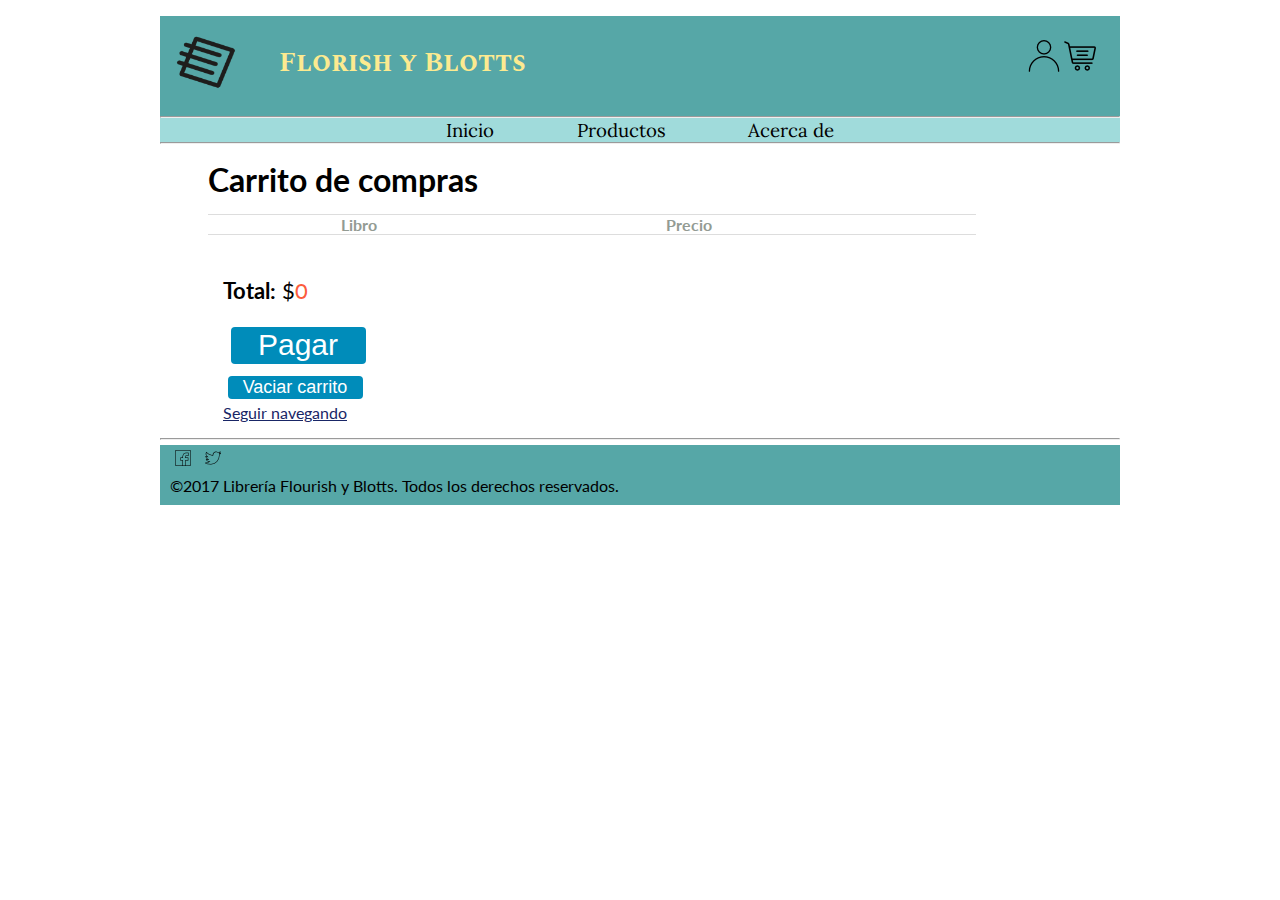
<file: shopping_list.html>
<!DOCTYPE html>
<html lang="en">
<head>
    <meta charset="UTF-8">
    <title>Carrito de compras</title>
    <script type="application/javascript" src="js/jquery-3.2.1.min.js"></script>
    <script src="https://ajax.googleapis.com/ajax/libs/jquery/3.2.1/jquery.min.js"></script>
    <script type="text/javascript" src="js/eventos.js"></script>
    <link rel="stylesheet" type="text/css" media="screen" href="css/shop_list.css">
    <link href="https://fonts.googleapis.com/css?family=Lato|Lora|Spectral+SC:300" rel="stylesheet">
    <meta name="viewport" content="width=device-width, initial-scale=1.0, user-scalable=no">
</head>
<body>

    <header>
        <div id="logotipo">
            <a href="index.html">
                <img src="images/logo.png">
            </a>
            <span>Florish y Blotts</span>
        </div>

        <div id="perfil">
            <div id="nombre_usuario"></div>
            <a href="login.html"><img id="usuario" src="images/user.png"></a>
            <a href="shopping_list.html"><img id="carrito" src="images/shopping-cart.png"></a>
        </div>
        <a id="menu_button"></a>
    </header>
    <hr>
    <nav>
        <ul>
            <li><a href="index.html">Inicio</a></li>
            <li><a href="producto.html">Productos</a></li>
            <li><a href="about.html">Acerca de</a></li>
        </ul>
    </nav>
    <hr>

    <!-- Fin de header -->

    <div id="contenido">
        <h1>Carrito de compras</h1>
        <form method="post">
            <table class="shopping_cart" id="shopping_cart">
                <thead>
                <tr>
                    <th scope="col">Libro</th>
                    <th scope="col" id="price">Precio</th>
                    <th scope="col"></th>
                </tr>
                </thead>
                <tbody id="tableBody"></tbody>
            </table>
        </form>

        <p><br><strong>Total:</strong> $<span id="cost_total"></span></p>
        <ul id="cart_actions">
            <li>
                <a href="pago.html" class="btn"><input type="button" class="btn" value="Pagar"></a>
            </li>
            <li>
                <input type="submit" name="delete" id="empty-cart" class="btn" value="Vaciar carrito" onclick="emptyCart()">
            </li>
            <li>
                <a href="index.html" class="btn">Seguir navegando</a>
            </li>

        </ul>
    </div>

    <!-- Footer -->
    <hr>
    <footer>
        <div id="social">
            <ul id="red_social">
                <li><a href="#" title="facebook"><img src="images/facebook.png"></a></li>
                <li><a href="#" title="twitter"><img src="images/twitter.png"></a></li>
            </ul>
        </div>

        <div id="derechos">
            <small>&copy;2017 Librería Flourish y Blotts. Todos los derechos reservados.</small>
        </div>
    </footer >
</body>
</html>
</file>
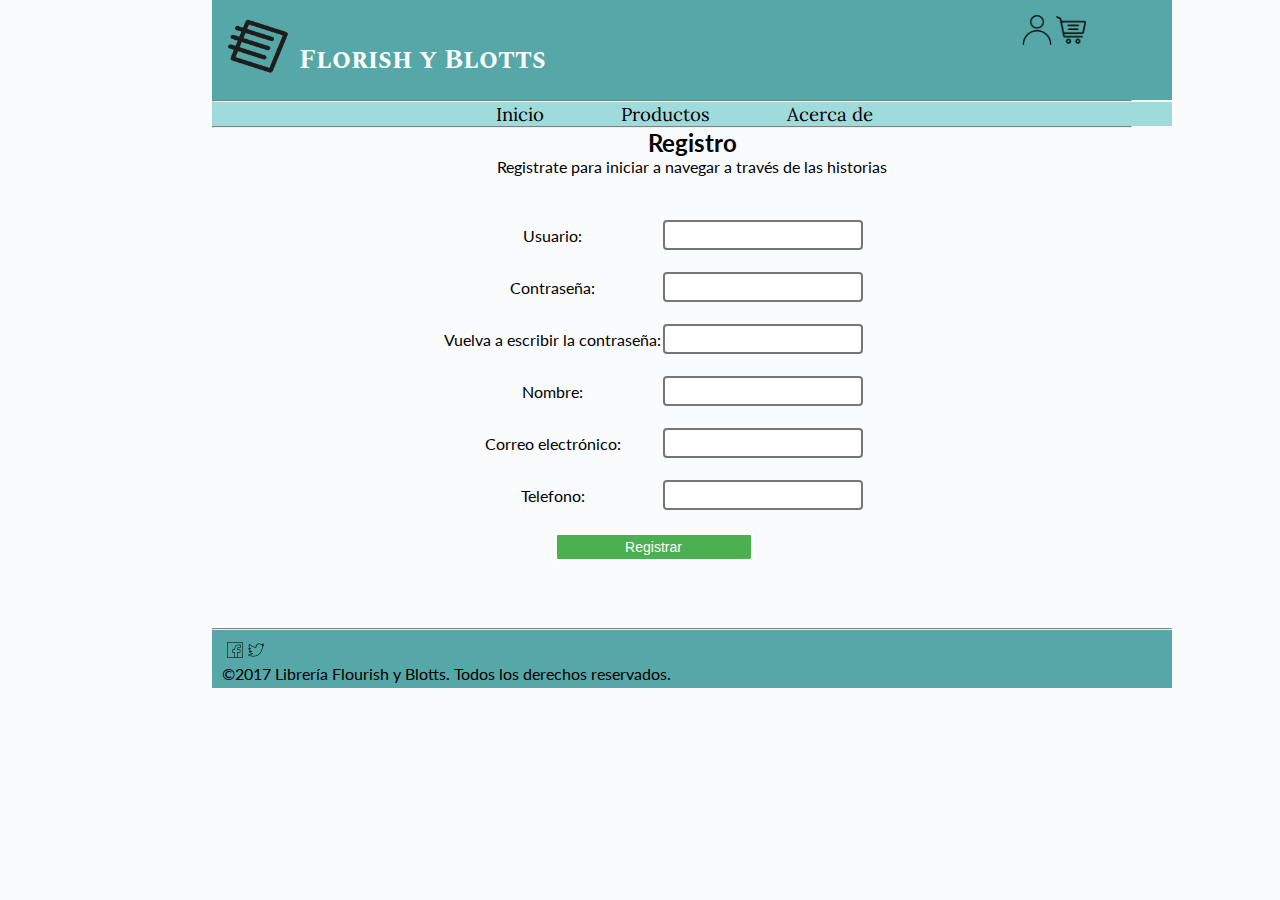
<file: signup.html>
<!DOCTYPE html>
<html lang="en">
<head>
    <meta charset="UTF-8">
    <title>Registro</title>
    <link rel="stylesheet" href="css/estilos.css" type="text/css" media="screen">
    <link href="https://fonts.googleapis.com/css?family=Lato|Lora|Spectral+SC:300" rel="stylesheet">
    <script type="application/javascript" src="js/jquery-3.2.1.min.js"></script>
    <script type="application/javascript" src="js/eventos.js"></script>
</head>
<body>

    <div id="contenedor" class="defaultbody">
        <header>
            <div id="logotipo">
                <a href="index.html">
                    <img src="images/logo.png">
                </a>
                <span>Florish y Blotts</span>
            </div>

            <div id="perfil">
                <a><img id="usuario" src="images/user.png"></a>
                <a href="shopping_list.html"><img id="carrito" src="images/shopping-cart.png"></a>
                <div id="nombre_usuario"></div>
            </div>
        </header>

        <hr>
        <nav>
            <ul>
                <li><a href="index.html">Inicio</a></li>
                <li><a href="producto.html">Productos</a></li>
                <li><a href="about.html">Acerca de</a></li>
            </ul>
        </nav>
        <hr>

        <!-- Fin de header -->

    <section id="content_login">
        <div id="signup">
            <h2>Registro</h2>
            <p>Registrate para iniciar a navegar a través de las historias</p>
            <form id="form_signup" method="post" action="login.html" onsubmit="return signup(this);">
                <table>
                    <tr>
                        <td colspan="2" id="validacion_login"></td>
                    </tr>
                    <tr>
                        <td>
                            Usuario:
                        </td>
                        <td><input name="usuario_input" id="usuario_input" type="text" required="required"></td>
                    </tr>
                    <tr>
                        <td>Contraseña:</td>
                        <td><input name="contrasena" id="contrasena" type="password" required="required"></td>
                    </tr>

                    <tr>
                        <td>Vuelva a escribir la contraseña:</td>
                        <td><input name="contrasena_repeat" id="contrasena_repeat" type="password" required="required"></td>
                    </tr>
                    <tr>
                        <td>
                            Nombre:
                        </td>
                        <td><input name="name" id="name" type="text" required="required"></td>
                    </tr>

                    <tr>
                        <td>
                            Correo electrónico:
                        </td>
                        <td><input name="email" id="email" type="email" required="required"></td>
                    </tr>

                    <tr>
                        <td>
                            Telefono:
                        </td>
                        <td><input name="telephone" id="telephone" type="tel" required="required" pattern="[0-9]{10}"></td>
                    </tr>

                    <tr>
                        <td colspan="2">
                            <input id="button_signup" type="submit" value="Registrar">
                        </td>
                    </tr>

                </table>

            </form>
        </div>

    </section>

        <!-- Footer -->

    <footer>
        <hr>
        <div id="social">
            <ul id="red_social">
                <li><a href="#" title="facebook"><img src="images/facebook.png"></a></li>
                <li><a href="#" title="twitter"><img src="images/twitter.png"></a></li>
            </ul>
        </div>

        <div id="derechos">
            <small>&copy;2017 Librería Flourish y Blotts. Todos los derechos reservados.</small>
        </div>

    </footer >
</div>
</body>
</html>
</file>
<file: css/about.css>
/*
   Manejo general
 */
*{
    margin: 0;
    padding: 0;
}


header, nav, section, aside, footer{
    display: block;
}

.clear{
    clear:both;
}

body{
    margin:30px auto 0;
    position:relative;
    text-align:left;
    width:960px;
    padding-left: 20px;
    padding-right: 20px;
    font-family: 'Lato', sans-serif;
}


#contenedor{
    width: 960px;
}

/*=====================================
	Manejo del header
=======================================*/

header{
    width: 960px;
    height:100px;
    color: #000000;
}

#logotipo{
    position: relative;
    margin:0;
}

#logotipo img{
    float: left;
    padding: 15px 0 0 15px;
    width: 8%;
}

#logotipo span{
    margin: 40px 0 0 10px;
    float: left;
    font-family: 'Spectral SC', serif;
    font-size: 20pt;
    font-weight: bold;
    text-align: center;
}

nav{
    font-size: 14pt;
    font-family: 'Lora', serif;
}

nav ul{
    /*
    position: absolute;
    */margin: 0 15px 0 0;
    overflow: hidden;
    list-style:none outside none;
    top: 40px;
    right: 150px;
}

nav ul li{
    /*
    border-right: 1px solid;
     */
    display: inline;
    margin: 0 10px;
    padding: 0 10px;
    /*
    float: left;
     */
    text-align: center;
}

li a{
    color: #1e1d1c;
    text-decoration: none;
    padding: 14px 16px;
}

li a:hover{
    color:#7795a3;
}

header #perfil{
    width: 150px;
    /*
    position: absolute;
     */
    float: right;
    top: 15px;
    right: 40px;
    margin-top: 15px;
}

header #perfil #usuario img{
    width: 20%;
}

header #perfil #nombre_usuario{
    color: #d71a26;
    float: left;
    display: inline-block;
    text-align: left;
    padding: 1em;
}
header #perfil #carrito img{
    width: 20%;
}

/*=====================================
	Manejo del contenido
=======================================*/

.about {
    margin: 15px 15px 15px 50px;
    color: #00715E;
    font-family: Ebrima, serif;
}

.about p{
    padding-top: 15px;
}

.about img{
    float: right;
    margin: 10px;
    width: 25%;
    height: 25%;
}
/*=====================================
	Manejo del footer
=======================================*/

#pie { clear: both; }

footer{
    width: 960px;
    height: 60px;
    color: #1e1d1c;
    text-align: left;
    font-size: 14pt;
}


#social{
    width: 960px;
    margin:5px;
}

#social ul{
    padding:0;
    list-style:none;
}

#social ul li {
    float: left;
    padding:0 0 0 5px;
}

#derechos{
    float: left;
    width: 960px;
    margin: 0 30px 0 10px;
    padding: 0 30px 0 0;
}
</file>
<file: css/estilos.css>
*{
    margin: 0;
    padding: 0;
    box-sizing:border-box;
}

body{
    background-color: #F9FBFC;
}

hr{
    border-top: 1px solid;
}

.alertingdivbg{
    position: fixed; !important;
    width: 200%; height: 200%; !important;
    padding-top: 20%;
    background-color: rgba(0, 0, 0, 0.47);
    padding-left: 45%;
    top:0; right:0;
    bottom:0; left:0;
    font-family: 'Lato', sans-serif, bold ;
}

body .alertingdiv{
    background-color: white;
    padding-top: 2.5%;
    width: 16%;
    height: 18%;
    border: 15px;
    align-items: center;
    align-content: center;
    text-align: center;


 }

#contenedor .alertingdiv span {
    align-items: center;
    align-content: center;
    text-align: center;
    font-size: large;

}
header, nav, section, aside, footer{
    display: block;
}

.clear{
    clear:both;
}

#contenedor{
    width: 960px;
    margin:0px 15% 0 15%;
    position:relative;
    text-align:left;
    padding-left: 20px;
    padding-right: 20px;
    font-family: 'Lato', sans-serif;
}

/*=====================================
	Manejo del header
=======================================*/

header{
    width: 960px;
    height:100px;
    color: #F9FBFC;
    background-color: #56A7A7;
}

#logotipo{
    position: relative;
    margin:0;
}

#logotipo img{
    float: left;
    padding: 15px 0 0 15px;
    width: 8%;
}



#logotipo span{
    margin: 40px 0 0 10px;
    float: left;
    font-family: 'Spectral SC', serif;
    font-size: 20pt;
    font-weight: bold;
    text-align: center;
}

nav{
    font-size: 14pt;
    font-family: 'Lora', serif;
    background-color: #A0DBDB;
    width: 960px;
    text-align: center;
}

nav ul{
    /*
    position: absolute;
    */margin: 0 15px 0 0;
    overflow: hidden;
    list-style:none outside none;
    top: 40px;
    right: 150px;
}

nav ul li{
    /*
    border-right: 1px solid;
     */
    display: inline;
    margin: 0 10px;
    padding: 0 10px;
    /*
    float: left;
     */
    text-align: center;
}

nav ul li a{
    color: #000000;
    text-decoration: none;
    padding: 14px 16px;
}

nav ul li a:hover{
    color:#7795a3;
}

header #perfil{
    width: 150px;
    /*
    position: absolute;
     */
    float: right;
    top: 15px;
    margin-top: 15px;

}

header #perfil img{
    width: 20%;
}

header #perfil a{
    cursor: pointer;
}
header #perfil #nombre_usuario{
    color: #FCEA90;
    text-align: left;
}


/*=====================================
	Manejo del contenido
=======================================*/

section #presentacion{
    width: 960px;
    margin-top: 10px;
    text-align: center;
}

section #ofertas{
    width: 930px;
    height: 150px;
    border: 3px solid #56A7A7;
    margin:20px;
    padding-bottom: 10px;
    text-align: center;
}

section #presentacion video{
    width: 600px;
    height: 300px;
}

section #ofertas ul{
    margin-top: 10px;
    list-style: none;
}

section #ofertas ul li{
    width: 300px;
    float: left;
    padding:0 0 0 5px;
}

#ofertas ul li img{
    float: left;
    width:120px;
    height: 100px;
}

#ofertas ul li #title_oferta{
    font-weight: bold;
    width: 50px;
    float: left;
}

#ofertas ul li #valoracion{
    width: 50px;
    float: left;
}

#ofertas ul li #precio{
    font-size: 12pt;
    width: 85px;
    float: left;
}


#ofertas input[type=button]{
    border: none;
    color: white;
    height: 40px;
    border-radius: 4px;
    font-weight: bold;
    padding: 14px 25px;
    background-color:#4CAF50;
    text-align: center;
    text-decoration: none;
    font-size: 14px;
}

/*
#ofertas input[type=button]:hover{
    border: 2px solid lightcoral;
}*/

#ofertas input[type=button]:focus{
    outline: none;
    border: 2px solid lightcoral;
}



#content_login{
    text-align: center;
    width: 960px;
}

#content_login a:visited{
    color: cornflowerblue;
}

#form_login table{
    margin: 0 auto;
    padding: 0;
    height: 250px;
}

#form_login input, #form_signup input{
    margin: 10px auto;
    width: 200px;
    height: 30px;
    border-style:solid;
    border-radius: 4px;

}



#form_login input:focus, #form_signup input:focus{
    border-color: cornflowerblue;
}


#button_login {
    margin: 0;
    border: none;
    color: white;
    height: 40px;
    border-radius: 4px;
    background-color: #008CBA;
    text-align: center;
    text-decoration: none;
    font-size: 14px;
}

#button_signup{
    border: none;
    color: white;
    border-radius: 4px;
    background-color:#4CAF50;
    text-align: center;
    text-decoration: none;
    font-size: 14px;
}

#login_registrarse{
    padding-bottom: 5px;
    width: 100px;
    height: 100px;
}


#login{
    width: 500px;
    height: 330px;
    margin:0 230px;
}

#validacion_login{
    height: 30px;
    color: red;
}

#signup{
    width: 500px;
    height: 500px;
    margin:0 230px;
}

/*============Perfil===============*/


#content_profile{
    text-align: center;
    width: 960px;
}
#content_prod{
    text-align: center;
    width: 960px;
}

#form_profile table{
    margin: 0 auto;
    padding: 0;
    height: 400px;
}

#logout{
    height: 45px;
}


#button_update{
    border: none;
    color: white;
    height: 40px;
    border-radius: 4px;
    font-weight: bold;
    padding: 14px 25px;
    background-color:#4CAF50;
    text-align: center;
    text-decoration: none;
    font-size: 14px;
}

#button_update_password{
    margin: 0;
    border: none;
    color: white;
    height: 40px;
    border-radius: 4px;
    font-weight: bold;
    padding: 14px 25px;
    background-color:#4CAF50;
    text-align: center;
    text-decoration: none;
    font-size: 14px;
}

#button_logout{
    float: right;
    margin-right: 40px;
    border: none;
    color: white;
    height: 40px;
    border-radius: 4px;
    font-weight: bold;
    padding: 14px 25px;
    background-color:#f44336;
    text-align: center;
    text-decoration: none;
    font-size: 14px;
}

#validacion_update{
    height: 30px;
    color: red;
}


/*======Productos=============*/
#prod-lateral { float: left; width: 17%; }


#prod-portada{
    padding:10px;
}
#prod-contenido { float: right; width: 78%; }
#prod-contenido #descripcion-libro { float: left; width: 75%; }
#prod-contenido #banner { float: right; width: 25%; }

div.prod-stars {
    padding: 7px;
    width: 100%;
    display: inline-block;
    align-content: left;
}

input.prod-star { display: none; }

label.prod-star {
    align-content: right;
    font-size: 30px;
    color: #444;
    transition: all .2s;
}
div.prod-bookart{
    float: right;
}

input.prod-star:checked + label.prod-star:before {
    content: '☆';
    color: cornflowerblue;
    transition: all .25s;
}

input.prod-star-5:checked + label.prod-star:before {
    color: #ffe513;
    text-shadow: 0 0 20px #952;
}

input.prod-star-1:checked + label.prod-star:before { color: #F62; }

label.prod-star:before {
    content:  '☆';
}

#prod-detalle{
    horiz-align: center;
    align-content: center;
}

#isbn{
padding-left: 150px;
}
#isbn td{
    border: ridge;
    border-width: 2px;
}

#prod-payment, #content_pago{
    font-size: large;
    font-weight: bold;
    font-family: "Verdana";
}
#content_pago{
    width:960px;
}
#pago-contenido{
    padding: 10px;
    width:  100%;
    float: right;
}
#prod-precio{
    color: red;
}
#addr-pago{
    width: 100%;
    line-height: 4;
    text-align: start;
}


#prod-cart-button{
    font-size: larger;
    background-color: black;

    color: white;
    padding: 0px 25px 0px 25px;
}

#comprar{
    font-size: larger;
    background-color: black;

    color: white;
    padding: 0px 25px 0px 25px;
}

#formas-de-envio{
    padding-right: 100px;
    font-size: 30px;
    text-align: justify;
}

#formas-de-envio input[type=radio]{

    height: 30px;
    border-style:solid;
    border-radius: 4px;
}

#pago-cobro input[type=number]{
    width: 80%;
}

#content_pago input{

    height: 30px;
    border-style:solid;
    border-radius: 4px;
}

#total-calc{
    width:  80%;
}

#total-line{
    border-top: 1pt solid black;

}
#content_pago select{

    height: 30px;
    border-style:solid;
    border-radius: 4px;
    max-width: 40%;
}
#pago-contenido #direccion-envio { float: left; width: 45%; }
#pago-contenido #formas-de-envio { float: right; width: 35%; }


#cobro-contenido{
    padding-top: 200px;
    padding-bottom: 100px;
}

#cobro-contenido #pago-cobro { float: left; width: 45%; }
#cobro-contenido #total-cobro { float: right; width: 35%; }


/*=====================================
	Manejo del footer
=======================================*/
#pie { clear: both; }

footer{
    width: 960px;
    height: 60px;
    color: #000000;
    text-align: left;
    font-size: 14pt;
    background-color: #56A7A7;
   margin-bottom: 30px;
}


#social{
    width: 960px;
    margin:10px;
}

#social ul{
    padding:0;
    list-style:none;
}

#social ul li {
    float: left;
    padding:0 0 0 5px;
}

#derechos{
    float: left;
    width: 960px;
    margin: 0 30px 0 10px;
    padding: 0 30px 0 0;
}
</file>
<file: css/shop_list.css>
/*
   Manejo general
 */
*{
    margin: 0;
    padding: 0;
}

.alertingdivbg{
    position: absolute; !important;
    width: 100%; height: 100%; !important;
    padding-top: 20%;
    background-color: rgba(0, 0, 0, 0.47);
    padding-left: 33%;
    top:0; right:0;
    bottom:0; left:0;
    font-family: 'Lato', sans-serif, bold ;
}

body .alertingdiv{
    background-color: #F9FBFC;
    width:30%;
    height: 20%;
    border: 30px;
    align-items: center;
    align-content: center;
    text-align: center;
    padding-top: 5%;

}

body .alertingdiv span {
    align-items: center;
    align-content: center;
    text-align: center;
    font-size: large;

}

header, nav, section, aside, footer{
    display: block;
}

.clear{
    clear:both;
}

body{
    padding: 1em;
    text-align:left;
    max-width: 60em;
    font-family: 'Lato', sans-serif;
    margin: auto;
}


#contenedor{
    width: 960px;
}

/*=====================================
	Manejo del header
=======================================*/

header{
    max-width: 60em;
    height:100px;
    color: #FCEA90;
    background-color: #56A7A7;
    justify-content: space-between;
    align-items: center;
    vertical-align: middle;
}

#logotipo{
    display: flex;
    justify-content: space-between;
    flex-flow: row nowrap;
    float: left;
    position: relative;
    margin: 0;
    padding: 0;
}

#logotipo img{
    float: left;
    width: 60px;
    height: auto;
    margin: 1em;
}

#logotipo span{
    margin: 1em;
    float: left;
    font-family: 'Spectral SC', serif;
    font-size: 20pt;
    font-weight: bold;
    text-align: center;
}


nav{
    font-size: 14pt;
    font-family: 'Lora', serif;
    width: 100%;
    text-align: center;
    background-color: #A0DBDB;
}

nav ul{
    margin: auto;
    overflow: hidden;
    list-style:none outside none;
}

nav ul li{
    /*
    border-right: 1px solid;
     */
    display: inline;
    margin: 0 10px;
    padding: 0 10px;
    /*
    float: left;
     */
    text-align: center;
}

nav li a{
    color: black;
    text-decoration: none;
    padding: 0.875em 1em;
}

nav li a:hover{
    color:#7795a3;
}

#perfil {
    float:right;
    margin: 1.5em;
}

#perfil ul{
    list-style:none outside none;
    overflow: hidden;
    margin: auto;
}

#perfil li{
    text-decoration: none;
    display: inline;
}

#perfil #nombre_usuario{
    color: #FCEA90;
    float: left;
    display: inline-block;
    text-align: left;
    padding: 0.5em;
}
#perfil #carrito img{
    width: 20%;
    margin: 0.5em;
}
#perfil a{cursor:pointer}

@media (max-width: 599px) {
    body{padding: 0}
    header{
        max-width: 100%;
        flex-direction: column;
        align-items: flex-start;
    }
    #logotipo span{
        display: none;
    }
    #logotipo{
        margin: 0;
    }
    nav{
        width: 100%;
        top: 60px;
    }
    nav ul li{
        display: inline;
        padding: 0;
        margin: 0;
    }
    nav li a{
        display: block;
        padding: 0;
    }
    table{
        width: 100%;
    }
}
/*=====================================
	Manejo del contenido
=======================================*/

#contenido{
    width:100%;
    margin: 1em 0 1em 3em;
}

.shopping_cart{
    margin-top: 15px;
}

table{
    width: 80%;
    border-spacing: 0;
    border-collapse:collapse;
    border-top: 1px solid #ddd;
}

th, td{
    padding: .5em 1em;
    vertical-align: top;
    border-bottom: 1px solid #ddd;
    text-align: center;
}

th{
    color: #939B93;
    padding: 0 10px 0 10px;
}

td{
    padding: 2px;
}

tr:hover{
    background-color: #f5f5f5
}

tr:nth-child(even){
background-color: #f2f2f2
}

#contenido p{
    margin: 15px;
    font-size: 22px;
    vertical-align: text-bottom;

}

#cost_total{
    color: #fc5c3c;
}

#cart_actions{
    list-style-type: none;
    margin: 15px;
}

#cart_actions input{
    position: relative;
}

#cart_actions a{
    color: #192666;
    padding: 15px;
}

#cart_actions a:hover{
    color: #4F6AD7;
}

#cart_actions .btn{
    padding: 0;
}

#cart_actions input{
    margin: 0.25em;
    border: none;
    color: white;
    height: 1.25em;
    width: 135px;
    border-radius: 4px;
    background-color: #008CBA;
    text-align: center;
    text-decoration: none;
    font-size: 18px;
}

#cart_actions a input{
    font-size: 30px;
    margin: 0.25em;
}

/*=====================================
	Manejo del footer
=======================================*/

#pie { clear: both; }

footer{
    width: 100%;
    height: 60px;
    color: black;
    background-color: #56A7A7;
    text-align: left;
    font-size: 14pt;
}

footer img{
    padding: 0.25em;
}

#social{
    width: 960px;
    margin:5px;
}

#social ul{
    padding:0;
    list-style:none;
}

#social ul li {
    float: left;
    padding:0 0 0 5px;
}

#derechos{
    float: left;
    width: 90%;
    margin: 0 1em 0 10px;
    padding: 0 1em 0 0;
    font-size: 100%;
    background-color: #56A7A7
}
</file>
